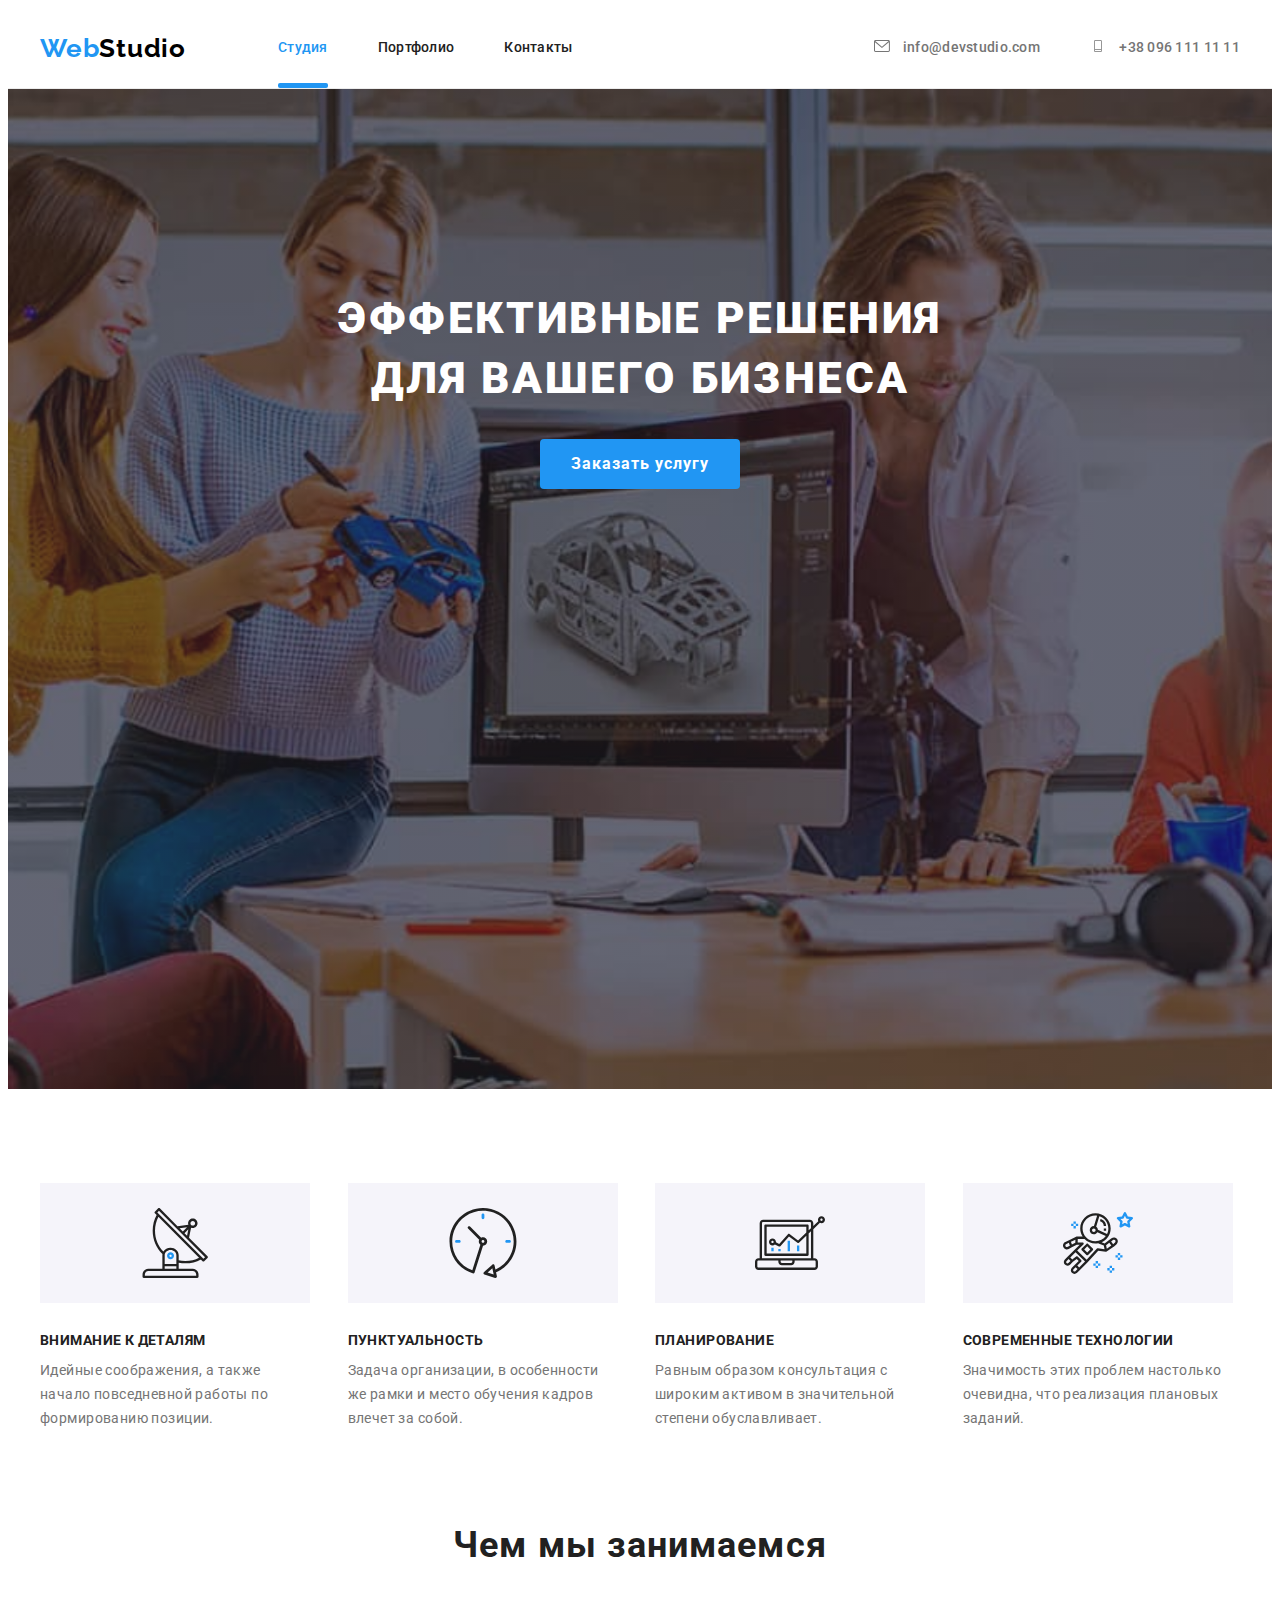
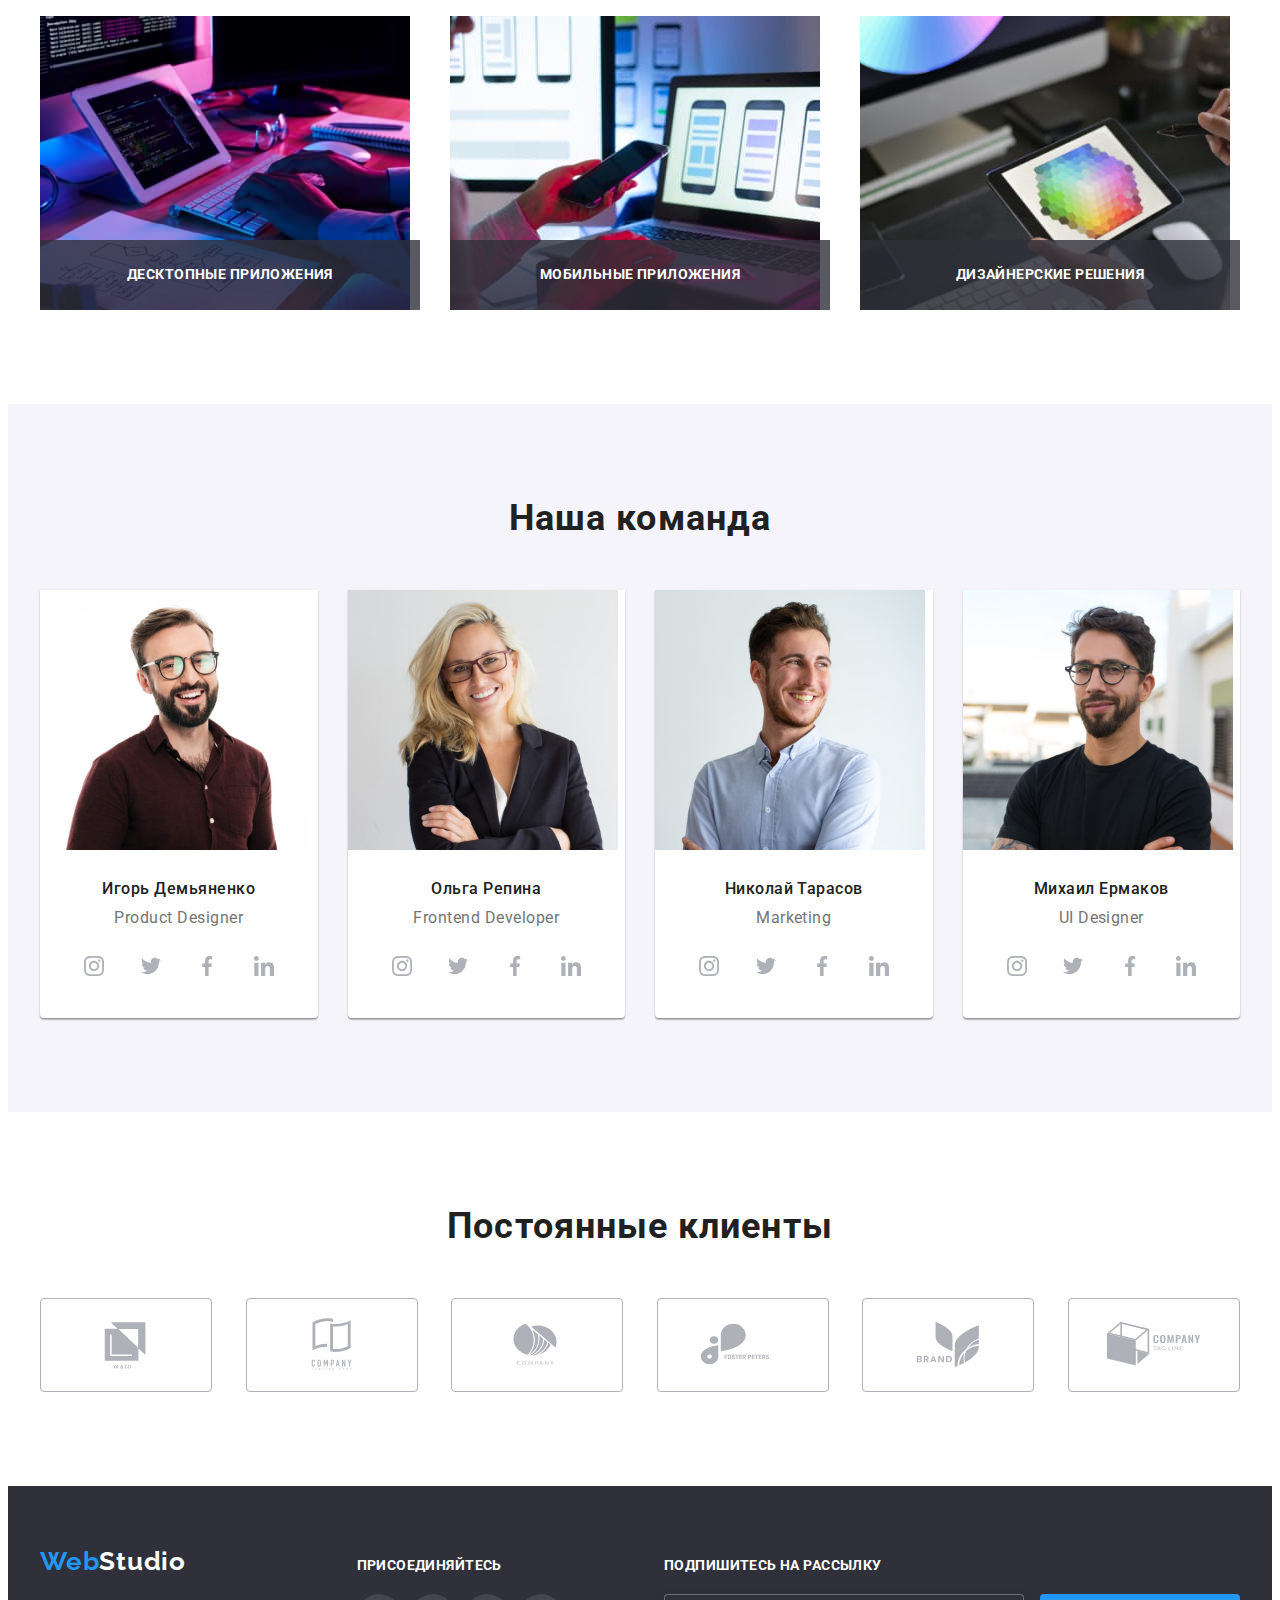
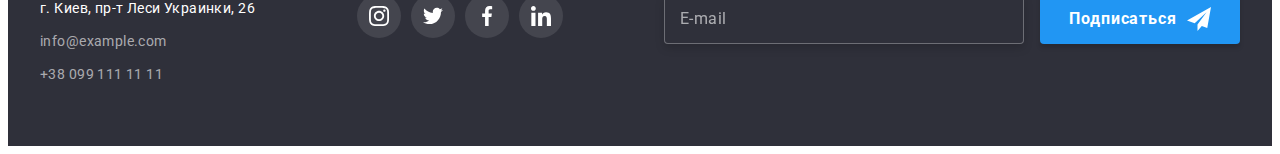
<file: index.html>
<!DOCTYPE html>
<html lang="ru">
  <head>
    <meta charset="UTF-8" />
    <meta http-equiv="X-UA-Compatible" content="IE=edge" />
    <meta name="viewport" content="width=device-width, initial-scale=1.0" />
    <link rel="preconnect" href="https://fonts.googleapis.com" />
    <link rel="preconnect" href="https://fonts.gstatic.com" crossorigin />
    <link
      href="https://fonts.googleapis.com/css2?family=Raleway:wght@700&family=Roboto:wght@400;500;700;900&display=swap"
      rel="stylesheet"
    />
    <link
      rel="stylesheet"
      href="https://cdnjs.cloudflare.com/ajax/libs/modern-normalize/1.1.0/modern-normalize.min.css"
      integrity="sha512-wpPYUAdjBVSE4KJnH1VR1HeZfpl1ub8YT/NKx4PuQ5NmX2tKuGu6U/JRp5y+Y8XG2tV+wKQpNHVUX03MfMFn9Q=="
      crossorigin="anonymous"
      referrerpolicy="no-referrer"
    />
    <link rel="stylesheet" href="./css/main.min.css">
    <title>WebStudio</title>
  </head>
  <body>
    <!-- Шапка страницы -->
    <header class="header-section">
      <div class="conteiner header-conteiner">
        <nav class="site-nav">
          <a class="logo link" href="./index.html" lang="en"
            >Web<span class="logo--black" lang="en">Studio</span>
          </a>
          <ul class="list site-nav-list">
            <li class="site-nav-list__item">
              <a href="./index.html" class="site-nav-list__link link current">Студия</a>
            </li>
            <li class="site-nav-list__item">
              <a href="./portfolio.html" class="site-nav-list__link link">Портфолио</a>
            </li>
            <li class="site-nav-list__item"><a href="" class="site-nav-list__link link">Контакты</a></li>
          </ul>
        </nav>
        <!-- Емейл и телефон -->
        <a href="mailto:info@devstudio.com" class="contacts link">
          <svg class="contacts__icon" width="16" height="12">
            <use href="./images/icons.svg#icon-header-letter"></use>
          </svg>
          info@devstudio.com
        </a>
        <a href="tel:+380961111111" class="contacts link">
          <svg class="contacts__icon" width="16" height="12">
            <use href="./images/icons.svg#icon-header-phone"></use>
          </svg>
          +38 096 111 11 11
        </a>
      </div>
    </header>

    <!-- Баннер -->
    <section class="hero">
      <h1 class="hero__title">
        Эффективные решения <br />
        для вашего бизнеса
      </h1>
      <button type="button" class="hero__button" data-modal-open>Заказать услугу</button>
    </section>

    <!-- Уникальный контент страницы -->
    <main>
      <!-- Преимущества -->
      <section class="benefits-section section">
        <div class="conteiner">
          <h2 class="visually-hidden">Преимущества</h2>
          <ul class="list benefits-section__list">
            <li class="benefits-section__item">
              <div class="benefits-section__icon-sector">
                <svg class="benefits-section__icon" width="70" height="70">
                  <use href="./images/icons.svg#icon-benefits-antenna"></use>
                </svg>
              </div>
              <h3 class="benefits-section__title">Внимание к деталям</h3>
              <p class="benefits-section__text">
                Идейные соображения, а также начало повседневной работы по формированию позиции.
              </p>
            </li>
            <li class="benefits-section__item">
              <div class="benefits-section__icon-sector">
                <svg class="benefits-section__icon" width="70" height="70">
                  <use href="./images/icons.svg#icon-benefits-clock"></use>
                </svg>
              </div>
              <h3 class="benefits-section__title">Пунктуальность</h3>
              <p class="benefits-section__text">
                Задача организации, в особенности же рамки и место обучения кадров влечет за собой.
              </p>
            </li>
            <li class="benefits-section__item">
              <div class="benefits-section__icon-sector">
                <svg class="benefits-section__icon" width="70" height="70">
                  <use href="./images/icons.svg#icon-benefits-diagram"></use>
                </svg>
              </div>
              <h3 class="benefits-section__title">Планирование</h3>
              <p class="benefits-section__text">
                Равным образом консультация с широким активом в значительной степени обуславливает.
              </p>
            </li>
            <li class="benefits-section__item">
              <div class="benefits-section__icon-sector">
                <svg class="benefits-section__icon" width="70" height="70">
                  <use href="./images/icons.svg#icon-benefits-astronaut"></use>
                </svg>
              </div>
              <h3 class="benefits-section__title">Современные технологии</h3>
              <p class="benefits-section__text">
                Значимость этих проблем настолько очевидна, что реализация плановых заданий.
              </p>
            </li>
          </ul>
        </div>
      </section>
      <!-- Чем мы занимаемся -->
      <section class="about-us-section section">
        <div class="conteiner">
          <h2 class="about-us-section__title">Чем мы занимаемся</h2>
          <ul class="list about-us-section__list">
            <li class="about-us-section__item">
              <img
                src="./images/main-page/about-us-1.jpg"
                alt="человек программирует за компьютером"
                width="370"
              />
              <p class="about-us-section__text">Десктопные приложения</p>
            </li>
            <li class="about-us-section__item">
              <img
                src="./images/main-page/about-us-2.jpg"
                alt="человек работает за ноутбуком с телефоном"
                width="370"
              />
              <p class="about-us-section__text">Мобильные приложения</p>
            </li>
            <li class="about-us-section__item">
              <img
                src="./images/main-page/about-us-3.jpg"
                alt="человек рассматривает цветовую палитру на планшете"
                width="370"
              />
              <p class="about-us-section__text">Дизайнерские решения</p>
            </li>
          </ul>
        </div>
      </section>
      <!-- Наша команда -->
      <section class="our-team-section section">
        <div class="conteiner">
          <h2 class="our-team-section__title">Наша команда</h2>
          <ul class="list our-team-section-list">
            <li class="member-card">
              <img
                src="./images/main-page/komanda1.jpg"
                alt="мужчина в коричневой рубашке и очках"
                width="270"
              />
              <div class="member-card-information">
                <h3 class="our-team-member-name">Игорь Демьяненко</h3>
                <p class="our-team-position" lang="en">Product Designer</p>
                <ul class="social-list list">
                  <li class="social-list-item">
                    <a class="social-list-link" href="">
                      <svg class="social-list-icon" width="20" height="20">
                        <use href="./images/icons.svg#icon-instagram"></use>
                      </svg>
                    </a>
                  </li>
                  <li class="social-list-item">
                    <a class="social-list-link" href="">
                      <svg class="social-list-icon" width="20" height="20">
                        <use href="./images/icons.svg#icon-twitter"></use>
                      </svg>
                    </a>
                  </li>
                  <li class="social-list-item">
                    <a class="social-list-link" href="">
                      <svg class="social-list-icon" width="20" height="20">
                        <use href="./images/icons.svg#icon-facebook"></use>
                      </svg>
                    </a>
                  </li>
                  <li class="social-list-item">
                    <a class="social-list-link" href="">
                      <svg class="social-list-icon" width="20" height="20">
                        <use href="./images/icons.svg#icon-linkedin"></use>
                      </svg>
                    </a>
                  </li>
                </ul>
              </div>
            </li>
            <li class="member-card">
              <img
                src="./images/main-page/komanda2.jpg"
                alt="женщина в черном пиджаке и очках"
                width="270"
              />
              <div class="member-card-information">
                <h3 class="our-team-member-name">Ольга Репина</h3>
                <p class="our-team-position" lang="en">Frontend Developer</p>
                <ul class="social-list list">
                  <li class="social-list-item">
                    <a class="social-list-link" href="">
                      <svg class="social-list-icon" width="20" height="20">
                        <use href="./images/icons.svg#icon-instagram"></use>
                      </svg>
                    </a>
                  </li>
                  <li class="social-list-item">
                    <a class="social-list-link" href="">
                      <svg class="social-list-icon" width="20" height="20">
                        <use href="./images/icons.svg#icon-twitter"></use>
                      </svg>
                    </a>
                  </li>
                  <li class="social-list-item">
                    <a class="social-list-link" href="">
                      <svg class="social-list-icon" width="20" height="20">
                        <use href="./images/icons.svg#icon-facebook"></use>
                      </svg>
                    </a>
                  </li>
                  <li class="social-list-item">
                    <a class="social-list-link" href="">
                      <svg class="social-list-icon" width="20" height="20">
                        <use href="./images/icons.svg#icon-linkedin"></use>
                      </svg>
                    </a>
                  </li>
                </ul>
              </div>
            </li>
            <li class="member-card">
              <img
                src="./images/main-page/komanda3.jpg"
                alt="мужчина в белой рубашке"
                width="270"
              />
              <div class="member-card-information">
                <h3 class="our-team-member-name">Николай Тарасов</h3>
                <p class="our-team-position" lang="en">Marketing</p>
                <ul class="social-list list">
                  <li class="social-list-item">
                    <a class="social-list-link" href="">
                      <svg class="social-list-icon" width="20" height="20">
                        <use href="./images/icons.svg#icon-instagram"></use>
                      </svg>
                    </a>
                  </li>
                  <li class="social-list-item">
                    <a class="social-list-link" href="">
                      <svg class="social-list-icon" width="20" height="20">
                        <use href="./images/icons.svg#icon-twitter"></use>
                      </svg>
                    </a>
                  </li>
                  <li class="social-list-item">
                    <a class="social-list-link" href="">
                      <svg class="social-list-icon" width="20" height="20">
                        <use href="./images/icons.svg#icon-facebook"></use>
                      </svg>
                    </a>
                  </li>
                  <li class="social-list-item">
                    <a class="social-list-link" href="">
                      <svg class="social-list-icon" width="20" height="20">
                        <use href="./images/icons.svg#icon-linkedin"></use>
                      </svg>
                    </a>
                  </li>
                </ul>
              </div>
            </li>
            <li class="member-card">
              <img
                src="./images/main-page/komanda4.jpg"
                alt="мужчина в черной футболке"
                width="270"
              />
              <div class="member-card-information">
                <h3 class="our-team-member-name">Михаил Ермаков</h3>
                <p class="our-team-position" lang="en">UI Designer</p>
                <ul class="social-list list">
                  <li class="social-list-item">
                    <a class="social-list-link" href="">
                      <svg class="social-list-icon" width="20" height="20">
                        <use href="./images/icons.svg#icon-instagram"></use>
                      </svg>
                    </a>
                  </li>
                  <li class="social-list-item">
                    <a class="social-list-link" href="">
                      <svg class="social-list-icon" width="20" height="20">
                        <use href="./images/icons.svg#icon-twitter"></use>
                      </svg>
                    </a>
                  </li>
                  <li class="social-list-item">
                    <a class="social-list-link" href="">
                      <svg class="social-list-icon" width="20" height="20">
                        <use href="./images/icons.svg#icon-facebook"></use>
                      </svg>
                    </a>
                  </li>
                  <li class="social-list-item">
                    <a class="social-list-link" href="">
                      <svg class="social-list-icon" width="20" height="20">
                        <use href="./images/icons.svg#icon-linkedin"></use>
                      </svg>
                    </a>
                  </li>
                </ul>
              </div>
            </li>
          </ul>
        </div>
      </section>
      <!-- Наши клиенты -->
      <section class="clients-section section">
        <div class="conteiner">
          <h2 class="clients-section__title">Постоянные клиенты</h2>
          <ul class="clients-section__list list">
            <li class="clients-section__item">
              <a class="clients-section__link" href="">
                <svg class="clients-section__icon" width="106" height="60">
                  <use href="./images/icons.svg#icon-client-logo-1"></use>
                </svg>
              </a>
            </li>
            <li class="clients-section__item">
              <a class="clients-section__link" href="">
                <svg class="clients-section__icon" width="106" height="60">
                  <use href="./images/icons.svg#icon-client-logo-2"></use>
                </svg>
              </a>
            </li>
            <li class="clients-section__item">
              <a class="clients-section__link" href="">
                <svg class="clients-section__icon" width="106" height="60">
                  <use href="./images/icons.svg#icon-client-logo-3"></use>
                </svg>
              </a>
            </li>
            <li class="clients-section__item">
              <a class="clients-section__link" href="">
                <svg class="clients-section__icon" width="106" height="60">
                  <use href="./images/icons.svg#icon-client-logo-4"></use>
                </svg>
              </a>
            </li>
            <li class="clients-section__item">
              <a class="clients-section__link" href="">
                <svg class="clients-section__icon" width="106" height="60">
                  <use href="./images/icons.svg#icon-client-logo-5"></use>
                </svg>
              </a>
            </li>
            <li class="clients-section__item">
              <a class="clients-section__link" href="">
                <svg class="clients-section__icon" width="106" height="60">
                  <use href="./images/icons.svg#icon-client-logo-6"></use>
                </svg>
              </a>
            </li>
          </ul>
        </div>
      </section>
    </main>

    <!-- Подвал -->
    <footer class="footer">
      <div class="footer-conteiner conteiner">
        <div class="footer-address-block">
          <a href="./index.html" class="logo link" lang="en"
            >Web<span class="logo--white" lang="en">Studio</span>
          </a>
          <address>
            <ul class="list">
              <li class="footer-list-item">
                <a href="https://goo.gl/maps/PEtUD6FRup9HMeJw8" class="address-footer link"
                  >г. Киев, пр-т Леси Украинки, 26
                </a>
              </li>
              <li class="footer-list-item">
                <a href="mailto:info@example.com" class="contacts-footer link">info@example.com</a>
              </li>
              <li class="footer-list-item">
                <a href="tel:+380991111111" class="contacts-footer link">+38 099 111 11 11</a>
              </li>
            </ul>
          </address>
        </div>
        <div class="connect-us-block">
          <h3 class="connect-us">присоединяйтесь</h3>
          <ul class="connect-social-list list">
            <li class="connect-social-list-item">
              <a class="connect-social-list-link" href="">
                <svg class="connect-social-list-icon" width="20" height="20">
                  <use href="./images/icons.svg#icon-instagram"></use>
                </svg>
              </a>
            </li>
            <li class="connect-social-list-item">
              <a class="connect-social-list-link" href="">
                <svg class="connect-social-list-icon" width="20" height="20">
                  <use href="./images/icons.svg#icon-twitter"></use>
                </svg>
              </a>
            </li>
            <li class="connect-social-list-item">
              <a class="connect-social-list-link" href="">
                <svg class="connect-social-list-icon" width="20" height="20">
                  <use href="./images/icons.svg#icon-facebook"></use>
                </svg>
              </a>
            </li>
            <li class="connect-social-list-item">
              <a class="connect-social-list-link" href="">
                <svg class="connect-social-list-icon" width="20" height="20">
                  <use href="./images/icons.svg#icon-linkedin"></use>
                </svg>
              </a>
            </li>
          </ul>
        </div>
        <div class="footer-subscription">
          <p class="footer-sub-title">Подпишитесь на рассылку</p>
          <form class="footer-sub-form">
            <input name="email" type="email" class="footer-email-sub" placeholder="E-mail" />
            <button type="submit" class="sub-btn">
              Подписаться
              <svg class="sub-icon">
                <use href="./images/icons.svg#icon-sub-btn"></use>
              </svg>
            </button>
          </form>
        </div>
      </div>
    </footer>

    <!-- Бэкдроп -->
    <div class="backdrop is-hidden" data-modal>
      <div class="modal">
        <button type="button" class="modal-close-btn" data-modal-close>
          <svg class="modal-close-icon">
            <use href="./images/icons.svg#icon-close-btn"></use>
          </svg>
        </button>

        <form class="contact-form">
          <p class="contact-form-name">Оставьте свои данные, мы вам перезвоним</p>
          <label class="contact-form-field">
            <span class="contact-form-field-text">Имя</span>
            <span class="contact-form-input-wrapper">
              <input name="user-name" class="contact-form-input" type="text" />
              <svg class="contact-form-icon">
                <use href="./images/icons.svg#icon-name"></use>
              </svg>
            </span>
          </label>
          <label class="contact-form-field">
            <span class="contact-form-field-text">Телефон</span>
            <span class="contact-form-input-wrapper">
              <input name="user-phone" class="contact-form-input" type="tel" />
              <svg class="contact-form-icon">
                <use href="./images/icons.svg#icon-phone"></use>
              </svg>
            </span>
          </label>

          <label class="contact-form-field">
            <span class="contact-form-field-text">Почта</span>
            <span class="contact-form-input-wrapper">
              <input name="user-mail" class="contact-form-input" type="email" />
              <svg class="contact-form-icon">
                <use href="./images/icons.svg#icon-email"></use>
              </svg>
            </span>
          </label>

          <label class="contact-form-field">
            <span class="contact-form-field-text">Комментарий</span>
            <textarea
              name="user-massege"
              class="contacts-form-messege"
              placeholder="Введите текст"
            ></textarea>
          </label>

          <div class="contact-form-checkbox-wrapper">
            <input
              name="accept-policy"
              type="checkbox"
              class="contact-form-checkbox visually-hidden"
              required
              id="policy-checkbox"
            />
            <label for="policy-checkbox" class="contact-form-checkbox-label">
              Соглашаюсь с рассылкой и принимаю
              <a class="policy-link" href="">Условия договора</a></label
            >
          </div>

          <button type="submit" class="contact-form-submit-btn">Отправить</button>
        </form>
      </div>
    </div>
    <script src="./modal.js"></script>
  </body>
</html>
</file>
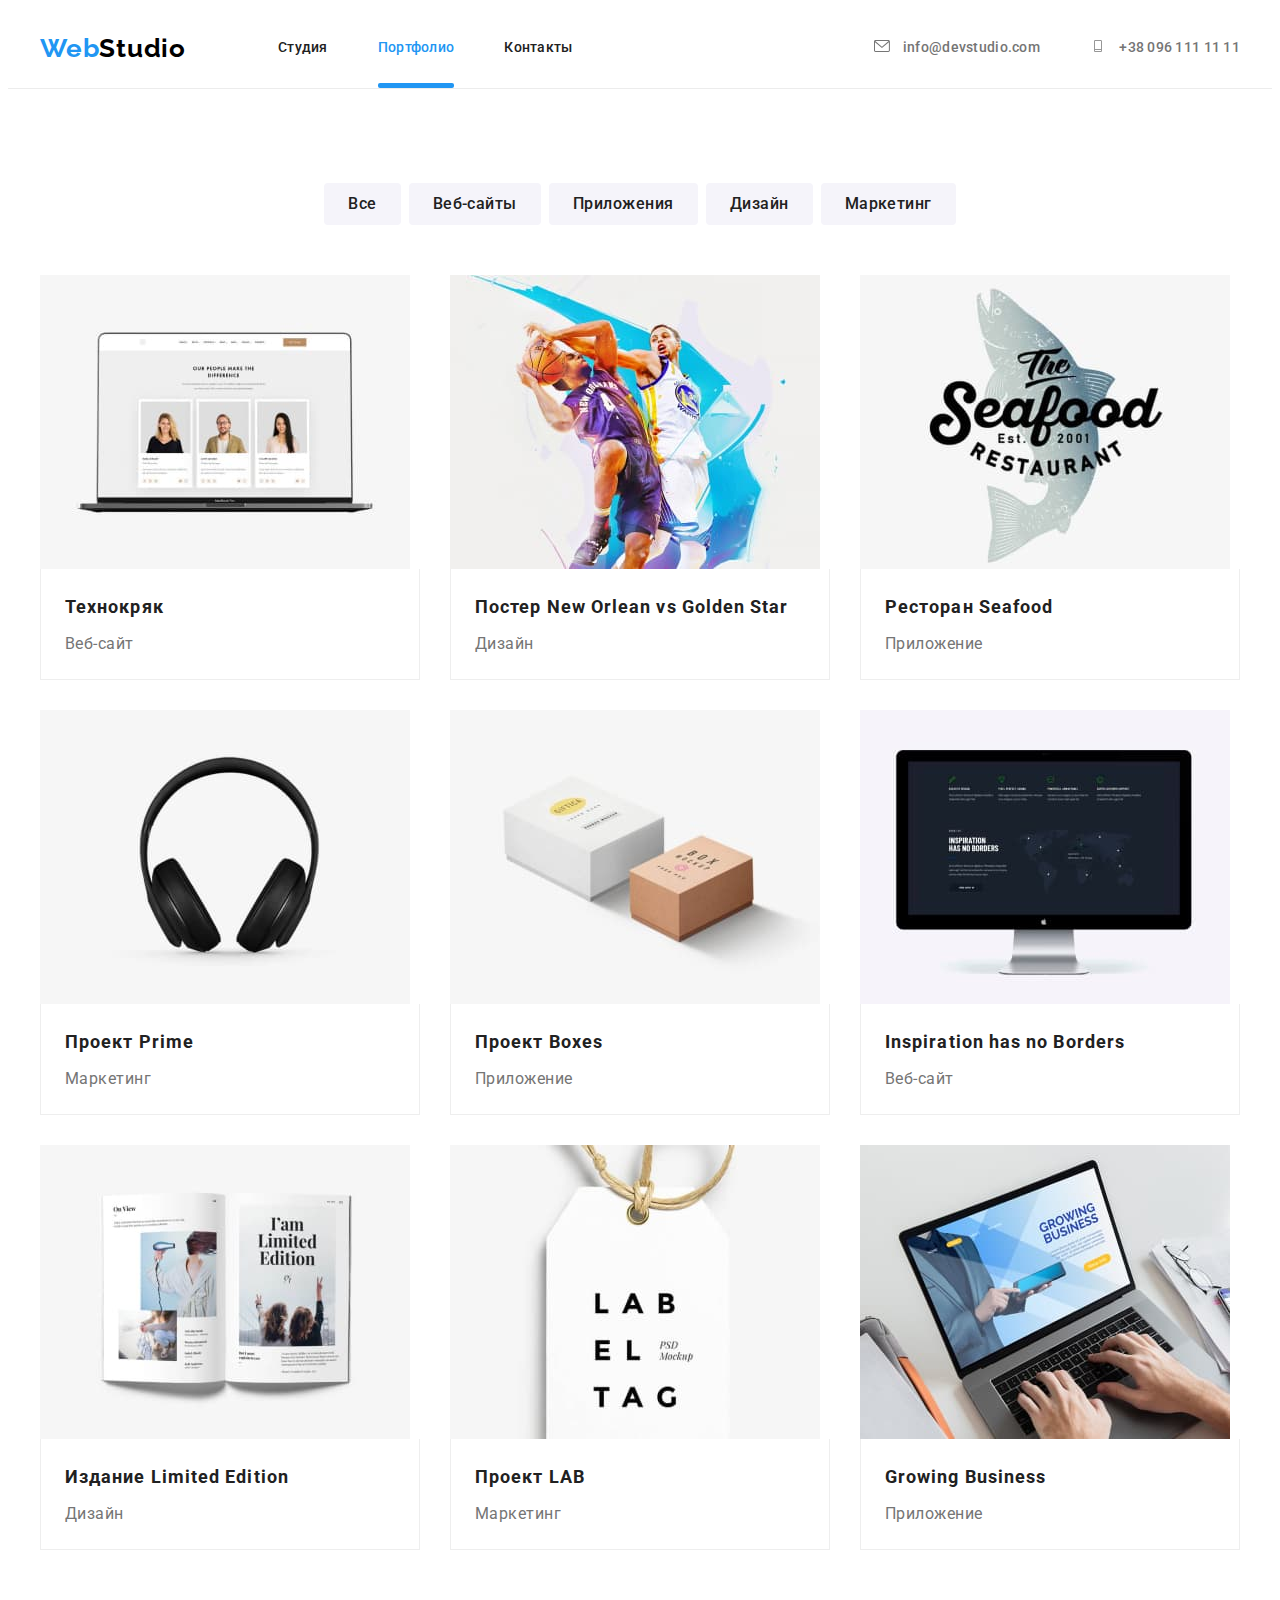
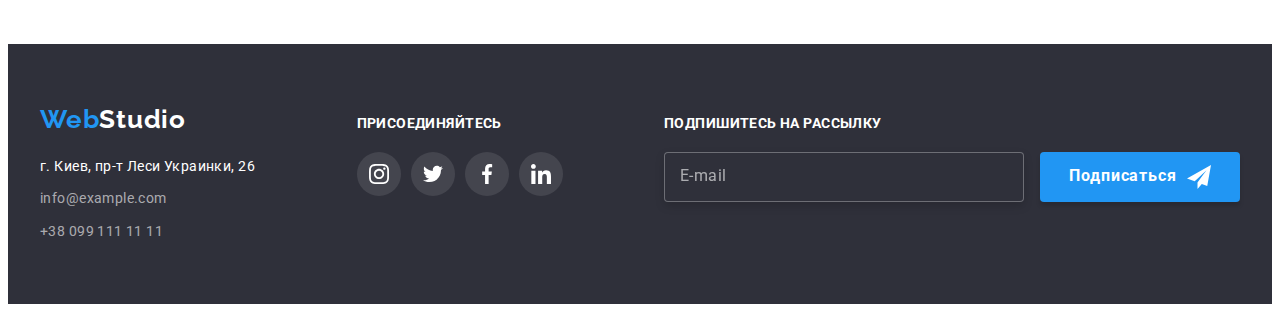
<file: portfolio.html>
<!DOCTYPE html>
<html lang="ru">
  <head>
    <meta charset="UTF-8" />
    <meta http-equiv="X-UA-Compatible" content="IE=edge" />
    <meta name="viewport" content="width=device-width, initial-scale=1.0" />
    <link rel="preconnect" href="https://fonts.googleapis.com" />
    <link rel="preconnect" href="https://fonts.gstatic.com" crossorigin />
    <link
      href="https://fonts.googleapis.com/css2?family=Raleway:wght@700&family=Roboto:wght@400;500;700;900&display=swap"
      rel="stylesheet"
    />
    <link
      rel="stylesheet"
      href="https://cdnjs.cloudflare.com/ajax/libs/modern-normalize/1.1.0/modern-normalize.min.css"
      integrity="sha512-wpPYUAdjBVSE4KJnH1VR1HeZfpl1ub8YT/NKx4PuQ5NmX2tKuGu6U/JRp5y+Y8XG2tV+wKQpNHVUX03MfMFn9Q=="
      crossorigin="anonymous"
      referrerpolicy="no-referrer"
    />
    <link rel="stylesheet" href="./css/main.min.css">
    <title>Portfolio</title>
  </head>
  <body>

    <!-- Шапка страницы -->
    <header class="header-section">
      <div class="conteiner header-conteiner">
        <nav class="site-nav">
          <a class="logo link" href="./index.html" lang="en">Web<span class="logo--black" lang="en">Studio</span>
          </a>
          <ul class="list site-nav-list">
            <li class="site-nav-list__item">
              <a href="./index.html" class="site-nav-list__link link">Студия</a>
            </li>
            <li class="site-nav-list__item">
              <a href="./portfolio.html" class="site-nav-list__link link current">Портфолио</a>
            </li>
            <li class="site-nav-list__item"><a href="" class="site-nav-list__link link">Контакты</a></li>
          </ul>
        </nav>
        <!-- Емейл и телефон -->
        <a href="mailto:info@devstudio.com" class="contacts link">
          <svg class="contacts__icon" width="16" height="12">
            <use href="./images/icons.svg#icon-header-letter"></use>
          </svg>
          info@devstudio.com
        </a>
        <a href="tel:+380961111111" class="contacts link">
          <svg class="contacts__icon" width="16" height="12">
            <use href="./images/icons.svg#icon-header-phone"></use>
          </svg>
          +38 096 111 11 11
        </a>
      </div>
    </header>

    <!-- Уникальная часть страницы -->
    <main>
      <section class="portfolio-section section">
        <div class="conteiner">
          <h1 class="visually-hidden">Портфолио</h1>
          <!-- Фильтр -->
          <ul class="list button-list">
            <li class="button-list-item">
              <button type="button" class="portfolio-button">Все</button>
            </li>
            <li class="button-list-item">
              <button type="button" class="portfolio-button">Веб-сайты</button>
            </li>
            <li class="button-list-item">
              <button type="button" class="portfolio-button">Приложения</button>
            </li>
            <li class="button-list-item">
              <button type="button" class="portfolio-button">Дизайн</button>
            </li>
            <li class="button-list-item">
              <button type="button" class="portfolio-button">Маркетинг</button>
            </li>
          </ul>
          <!-- Галерея Портфолио -->
          <ul class="list portfolio-list">
            <li class="portfolio-list-item">
              <a class="portfolio-list-link link" href="">
                <div class="portfolio-img">
                  <img
                  src="./images/portfolio-page/img-1.jpg"
                  alt="на экране ноутбука - сайт"
                  width="370"
                  />
                  <p class="portfolio-overlay">Технокряк это современная площадка распространения
                  коронавируса. Компании используют эту платформу для
                  цифрового шпионажа и атак на защищённые сервера конкурентов.</p>
                </div>
                
                <div class="portfolio-information">
                  <h2 class="portfolio-title">Технокряк</h2>
                  <p class="portfolio-text">Веб-сайт</p>
                </div>
              </a>
            </li>
            <li class="portfolio-list-item">
              <a class="portfolio-list-link link" href="">
                <div class="portfolio-img">
                  <img
                    src="./images/portfolio-page/img-2.jpg"
                    alt="Постер - парни играют в баскетбол"
                    width="370"
                  />
                  <p class="portfolio-overlay">Технокряк это современная площадка распространения
                    коронавируса. Компании используют эту платформу для
                    цифрового шпионажа и атак на защищённые сервера конкурентов.</p>
                </div>
                <div class="portfolio-information">
                  <h2 class="portfolio-title">
                    Постер <span lang="en">New Orlean vs Golden Star</span>
                  </h2>
                  <p class="portfolio-text">Дизайн</p>
                </div>
              </a>
            </li>
            <li class="portfolio-list-item">
              <a class="portfolio-list-link link" href="">
                <div class="portfolio-img">
                  <img
                    src="./images/portfolio-page/img-3.jpg"
                    alt="Логотип рыбного ресторана"
                    width="370"
                  />
                  <p class="portfolio-overlay">Технокряк это современная площадка распространения
                    коронавируса. Компании используют эту платформу для
                    цифрового шпионажа и атак на защищённые сервера конкурентов.</p>
                </div>
                <div class="portfolio-information">
                  <h2 class="portfolio-title">Ресторан <span lang="en">Seafood</span></h2>
                  <p class="portfolio-text">Приложение</p>
                </div>
              </a>
            </li>
            <li class="portfolio-list-item">
              <a class="portfolio-list-link link" href="">
                <div class="portfolio-img">
                  <img src="./images/portfolio-page/img-4.jpg" alt="Наушники" width="370" />
                  <p class="portfolio-overlay">Технокряк это современная площадка распространения
                    коронавируса. Компании используют эту платформу для
                    цифрового шпионажа и атак на защищённые сервера конкурентов.</p>
                </div>
                <div class="portfolio-information">
                  <h2 class="portfolio-title">Проект <span lang="en">Prime</span></h2>
                  <p class="portfolio-text">Маркетинг</p>
                </div>
              </a>
            </li>
            <li class="portfolio-list-item">
              <a class="portfolio-list-link link" href="">
                <div class="portfolio-img">
                  <img src="./images/portfolio-page/img-5.jpg" alt="Две коробки" width="370" />
                  <p class="portfolio-overlay">Технокряк это современная площадка распространения
                    коронавируса. Компании используют эту платформу для
                    цифрового шпионажа и атак на защищённые сервера конкурентов.</p>
                </div>
                <div class="portfolio-information">
                  <h2 class="portfolio-title">Проект <span lang="en">Boxes</span></h2>
                  <p class="portfolio-text">Приложение</p>
                </div>
              </a>
            </li>
            <li class="portfolio-list-item">
              <a class="portfolio-list-link link" href="">
                <div class="portfolio-img">
                  <img src="./images/portfolio-page/img-6.jpg" alt="Монитор компьютера" width="370" />
                  <p class="portfolio-overlay">Технокряк это современная площадка распространения
                    коронавируса. Компании используют эту платформу для
                    цифрового шпионажа и атак на защищённые сервера конкурентов.</p>
                </div>
                <div class="portfolio-information">
                  <h2 class="portfolio-title" lang="en">Inspiration has no Borders</h2>
                  <p class="portfolio-text">Веб-сайт</p>
                </div>
              </a>
            </li>
            <li class="portfolio-list-item">
              <a class="portfolio-list-link link" href="">
                <div class="portfolio-img">
                  <img src="./images/portfolio-page/img-7.jpg" alt="Открытая книга" width="370" />
                  <p class="portfolio-overlay">Технокряк это современная площадка распространения
                    коронавируса. Компании используют эту платформу для
                    цифрового шпионажа и атак на защищённые сервера конкурентов.</p>
                </div>
                <div class="portfolio-information">
                  <h2 class="portfolio-title">Издание <span lang="en">Limited Edition</span></h2>
                  <p class="portfolio-text">Дизайн</p>
                </div>
              </a>
            </li>
            <li class="portfolio-list-item">
              <a class="portfolio-list-link link" href="">
                <div class="portfolio-img">
                  <img src="./images/portfolio-page/img-8.jpg" alt="Бирка" width="370" />
                  <p class="portfolio-overlay">Технокряк это современная площадка распространения
                    коронавируса. Компании используют эту платформу для
                    цифрового шпионажа и атак на защищённые сервера конкурентов.</p>
                </div>
                <div class="portfolio-information">
                  <h2 class="portfolio-title">Проект <span lang="en">LAB</span></h2>
                  <p class="portfolio-text">Маркетинг</p>
                </div>
              </a>
            </li>
            <li class="portfolio-list-item">
              <a class="portfolio-list-link link" href="">
                <div class="portfolio-img">
                  <img
                    src="./images/portfolio-page/img-9.jpg"
                    alt="Человек работает за ноутбуком"
                    width="370"
                  />
                  <p class="portfolio-overlay">Технокряк это современная площадка распространения
                    коронавируса. Компании используют эту платформу для
                    цифрового шпионажа и атак на защищённые сервера конкурентов.</p>
                </div>
                <div class="portfolio-information">
                  <h2 class="portfolio-title" lang="en">Growing Business</h2>
                  <p class="portfolio-text">Приложение</p>
                </div>
              </a>
            </li>
          </ul>
        </div>
      </section>
    </main>
    <!-- Подвал -->
    <footer class="footer">
      <div class="footer-conteiner conteiner">
        <div class="footer-address-block">
          <a href="./index.html" class="logo link" lang="en">Web<span class="logo--white" lang="en">Studio</span>
          </a>
          <address>
            <ul class="list">
              <li class="footer-list-item">
                <a href="https://goo.gl/maps/PEtUD6FRup9HMeJw8" class="address-footer link">г. Киев, пр-т Леси Украинки, 26
                </a>
              </li>
              <li class="footer-list-item">
                <a href="mailto:info@example.com" class="contacts-footer link">info@example.com</a>
              </li>
              <li class="footer-list-item">
                <a href="tel:+380991111111" class="contacts-footer link">+38 099 111 11 11</a>
              </li>
            </ul>
          </address>
        </div>
        <div class="connect-us-block">
          <h3 class="connect-us">присоединяйтесь</h3>
          <ul class="connect-social-list list">
            <li class="connect-social-list-item">
              <a class="connect-social-list-link" href="">
                <svg class="connect-social-list-icon" width="20" height="20">
                  <use href="./images/icons.svg#icon-instagram"></use>
                </svg>
              </a>
            </li>
            <li class="connect-social-list-item">
              <a class="connect-social-list-link" href="">
                <svg class="connect-social-list-icon" width="20" height="20">
                  <use href="./images/icons.svg#icon-twitter"></use>
                </svg>
              </a>
            </li>
            <li class="connect-social-list-item">
              <a class="connect-social-list-link" href="">
                <svg class="connect-social-list-icon" width="20" height="20">
                  <use href="./images/icons.svg#icon-facebook"></use>
                </svg>
              </a>
            </li>
            <li class="connect-social-list-item">
              <a class="connect-social-list-link" href="">
                <svg class="connect-social-list-icon" width="20" height="20">
                  <use href="./images/icons.svg#icon-linkedin"></use>
                </svg>
              </a>
            </li>
          </ul>
        </div>
        <div class="footer-subscription">
          <p class="footer-sub-title">Подпишитесь на рассылку</p>
          <form class="footer-sub-form">
            <input name="email" type="email" class="footer-email-sub" placeholder="E-mail" />
            <button type="submit" class="sub-btn">
              Подписаться
              <svg class="sub-icon">
                <use href="./images/icons.svg#icon-sub-btn"></use>
              </svg>
            </button>
          </form>
        </div>
      </div>
    </footer>
  </body>
</html>
</file>
<file: css/main.min.css>
:root{--primary-font-family: Roboto, sans-serif;--secondary-font-family: Raleway, sans-serif;--accent: #2196f3;--secondary-blue-accent: #188ce8;--secondary-black-accent: #000000;--secondary-white-accent: #ffffff;--primary-text-color: #212121;--secondary-text-color: #757575;--secondary-text-color-alfa: rgba(255, 255, 255, 0.6);--header-background-color: #ffffff;--secondary-background-color: #2f303a;--our-team-background-color: #f5f4fa}.visually-hidden{position:absolute;width:1px;height:1px;margin:-1px;padding:0;overflow:hidden;border:0;clip:rect(0 0 0 0)}body{color:var(--primary-text-color);font-family:var(--primary-font-family);background-color:var(--header-background-color)}.list{list-style:none}.link{text-decoration:none}h1,h2,h3,h4,p{margin-top:0;margin-bottom:0}ul,ol{margin-top:0;margin-bottom:0;padding-left:0}img{display:block;max-width:100%;height:auto}.section{padding-top:94px;padding-bottom:94px}.conteiner{width:1200px;margin-left:auto;margin-right:auto;padding-left:15px;padding-right:15px}.logo{font-family:var(--secondary-font-family);font-weight:700;font-size:26px;line-height:1.19;letter-spacing:0.03em;color:var(--accent)}.footer-address-block>.logo{padding-bottom:20px;display:block}.logo--black{color:var(--secondary-black-accent);margin-right:92px}.logo--white{color:var(--secondary-white-accent)}.header-section{background-color:var(--header-background-color);border-bottom:1px solid #ececec}.header-conteiner{display:flex;align-items:center}.site-nav{display:flex;align-items:center}.site-nav-list{display:flex}.site-nav-list__link,.contacts{display:block;padding-top:32px;padding-bottom:32px;font-weight:500;font-size:14px;line-height:1.14;letter-spacing:0.02em}.site-nav-list__link{color:var(--primary-text-color);transition:color 250ms cubic-bezier(0.4, 0, 0.2, 1)}.site-nav-list__link:hover,.site-nav-list__link:focus{color:var(--accent)}.site-nav-list__link.current{color:var(--accent);position:relative}.site-nav-list__link.current::after{content:" ";position:absolute;left:0;bottom:0;display:block;width:100%;height:5px;background-color:var(--accent);border-radius:2px}.site-nav-list__item:not(:last-child){margin-right:50px}.contacts:not(:last-child){margin-left:auto;margin-right:50px}.contacts{color:var(--secondary-text-color);transition:color 250ms cubic-bezier(0.4, 0, 0.2, 1)}.contacts:hover,.contacts:focus{color:var(--accent)}.contacts__icon{margin-right:10px;fill:var(--secondary-text-color);transition:fill 250ms cubic-bezier(0.4, 0, 0.2, 1)}.contacts:hover .contacts__icon,.contacts:focus .contacts__icon{fill:var(--accent)}.hero{max-width:1600px;min-height:600px;padding-top:200px;padding-bottom:200px;margin-left:auto;margin-right:auto;background-color:var(--secondary-background-color);text-align:center;background-image:linear-gradient(to right, rgba(47,48,58,0.4), rgba(47,48,58,0.4)),url("../images/hero-banner.jpg");background-repeat:no-repeat;background-position:center;background-size:cover}.hero__title{margin-bottom:30px;color:var(--secondary-white-accent);font-weight:900;font-size:44px;line-height:1.36;letter-spacing:0.06em;text-transform:uppercase}.hero__button{min-width:200px;min-height:50px;padding:8px 28px;border:none;border-radius:4px;color:var(--secondary-white-accent);background-color:var(--accent);transition:background-color 250ms cubic-bezier(0.4, 0, 0.2, 1);font-family:inherit;font-weight:700;font-size:16px;line-height:1.87;letter-spacing:0.06em;cursor:pointer}.hero__button:hover,.hero__button:focus{background-color:var(--secondary-blue-accent)}.benefits-section__list{display:flex;margin-right:-30px}.benefits-section__item{min-width:270px;min-height:101px;margin-right:30px;flex-basis:calc((100% - 120px) / 4)}.benefits-section__title{margin-bottom:10px;font-weight:700;font-size:14px;line-height:1.14;letter-spacing:0.03em;text-transform:uppercase}.benefits-section__text{width:270px;color:var(--secondary-text-color);font-weight:400;font-size:14px;line-height:1.71;letter-spacing:0.03em}.benefits-section__icon-sector{display:flex;align-items:center;justify-content:center;margin-bottom:30px;width:270px;height:120px;background-color:var(--our-team-background-color)}.about-us-section{padding-top:0}.about-us-section__list{display:flex;margin-left:-30px}.about-us-section__title,.our-team-section__title,.clients-section__title{margin-bottom:50px;font-weight:700;font-size:36px;line-height:1.16;text-align:center;letter-spacing:0.03em}.about-us-section__item{margin-left:30px;flex-basis:calc((100% - 90px) / 3);position:relative}.about-us-section__text{position:absolute;bottom:0px;width:100%;height:70px;display:flex;text-align:center;align-items:center;justify-content:center;font-weight:700;font-size:14px;line-height:1.14;text-align:center;letter-spacing:0.03em;text-transform:uppercase;background-color:rgba(47,48,58,0.8);color:var(--header-background-color)}.our-team-section{background-color:var(--our-team-background-color)}.our-team-section-list{display:flex;margin-left:-30px}.member-card{background-color:var(--header-background-color);margin-left:30px;flex-basis:calc((100% - 120px) / 4);box-shadow:0px 1px 3px rgba(0,0,0,0.12),0px 1px 1px rgba(0,0,0,0.14),0px 2px 1px rgba(0,0,0,0.2);border-radius:0px 0px 4px 4px}.member-card-information{padding:30px 32px}.our-team-member-name{margin-bottom:10px;font-weight:500;font-size:16px;line-height:1.18;text-align:center;letter-spacing:0.03em}.our-team-position{margin-bottom:16px;color:var(--secondary-text-color);font-size:16px;line-height:1.18;text-align:center;letter-spacing:0.03em}.social-list{display:flex;justify-content:space-between}.social-list-icon{fill:#afb1b8;transition:fill 250ms cubic-bezier(0.4, 0, 0.2, 1)}.social-list-link:hover .social-list-icon,.social-list-link:focus .social-list-icon{fill:var(--secondary-white-accent)}.social-list-link{display:flex;align-items:center;justify-content:center;width:44px;height:44px;border-radius:50%;transition:background-color 250ms cubic-bezier(0.4, 0, 0.2, 1)}.social-list-link:hover,.social-list-link:focus{background-color:var(--accent)}.clients-section__list{display:flex;justify-content:space-between}.clients-section__link{display:flex;align-items:center;justify-content:center;border:1px solid #afb1b8;border-radius:4px;width:170px;height:92px;transition:border 250ms cubic-bezier(0.4, 0, 0.2, 1)}.clients-section__link:hover,.clients-section__link:focus{border:1px solid var(--accent)}.clients-section__icon{fill:#afb1b8;transition:fill 250ms cubic-bezier(0.4, 0, 0.2, 1)}.clients-section__link:hover .clients-section__icon,.clients-section__link:focus .clients-section__icon{fill:var(--accent)}.footer{background-color:var(--secondary-background-color);padding-top:60px;padding-bottom:60px}.address-footer,.contacts-footer{color:var(--secondary-white-accent);font-style:normal;font-size:14px;line-height:1.71;letter-spacing:0.03em}.footer-list-item:not(:last-child){margin-bottom:9px}.contacts-footer{color:var(--secondary-text-color-alfa);transition:color 250ms cubic-bezier(0.4, 0, 0.2, 1)}.contacts-footer:hover,.contacts-footer:focus{color:var(--accent)}.footer-conteiner{display:flex;align-items:baseline;justify-content:space-between}.connect-us{margin-bottom:20px;font-weight:700;font-size:14px;line-height:1.14;letter-spacing:0.03em;text-transform:uppercase;color:var(--secondary-white-accent)}.connect-social-list{display:flex;justify-content:space-between}.connect-social-list-item:not(:last-child){margin-right:10px}.connect-social-list-link{display:flex;align-items:center;justify-content:center;width:44px;height:44px;border-radius:50%;background:rgba(255,255,255,0.1);transition:background-color 250ms cubic-bezier(0.4, 0, 0.2, 1)}.connect-social-list-link:hover,.connect-social-list-link:focus{background-color:var(--accent)}.connect-social-list-icon{fill:var(--secondary-white-accent)}.footer-sub-title{font-style:normal;font-weight:700;font-size:14px;line-height:1.14;letter-spacing:0.03em;text-transform:uppercase;color:#FFFFFF;margin-bottom:20px}.footer-email-sub{padding:15px;width:360px;height:50px;border:1px solid rgba(255,255,255,0.3);box-sizing:border-box;filter:drop-shadow(0px 4px 4px rgba(0,0,0,0.15));border-radius:4px;background-color:var(--secondary-background-color);color:#FFFFFF}.footer-email-sub:hover,.footer-email-sub:focus{border:1px solid var(--accent);outline:none}.footer-email-sub::placeholder{font-family:'Roboto';font-style:normal;font-weight:400;font-size:16px;line-height:1.25;letter-spacing:0.03em;color:rgba(255,255,255,0.6);display:flex;align-items:center}.sub-btn{width:200px;height:50px;background-color:var(--accent);box-shadow:0px 4px 4px rgba(0,0,0,0.15);border-radius:4px;border:none;cursor:pointer;font-family:inherit;font-style:normal;font-weight:700;font-size:16px;line-height:1.88;letter-spacing:0.06em;color:#FFFFFF;display:inline-flex;justify-content:center;align-items:center;margin-left:12px}.sub-icon{width:24px;height:24px;fill:var(--header-background-color);margin-left:10px}.button-list{display:flex;justify-content:center}.button-list-item:not(:last-child){margin-right:8px;margin-bottom:50px}.portfolio-button{padding:6px 22px;color:var(--primary-text-color);background-color:var(--our-team-background-color);border-color:transparent;border-radius:4px;font-family:inherit;font-weight:500;font-size:16px;line-height:1.62;text-align:center;letter-spacing:0.03em;cursor:pointer;transition:color 250ms cubic-bezier(0.4, 0, 0.2, 1),background-color 250ms cubic-bezier(0.4, 0, 0.2, 1),box-shadow 250ms cubic-bezier(0.4, 0, 0.2, 1)}.portfolio-button:hover,.portfolio-button:focus{color:var(--secondary-white-accent);background-color:var(--accent);box-shadow:0px 4px 4px rgba(0,0,0,0.25)}.portfolio-list{display:flex;flex-wrap:wrap;margin-left:-30px;margin-top:-30px}.portfolio-list-item{margin-left:30px;margin-top:30px;flex-basis:calc((100% - 90px) / 3)}.portfolio-list-link{display:block;transition:box-shadow 250ms cubic-bezier(0.4, 0, 0.2, 1)}.portfolio-list-link:hover,.portfolio-list-link:focus{box-shadow:0px 4px 4px rgba(0,0,0,0.25)}.portfolio-information{padding:20px 24px;border-right:solid 1px #eeeeee;border-bottom:solid 1px #eeeeee;border-left:solid 1px #eeeeee}.portfolio-title{margin-bottom:4px;color:var(--primary-text-color);font-weight:700;font-size:18px;line-height:2;letter-spacing:0.06em}.portfolio-text{color:var(--secondary-text-color);font-size:16px;line-height:1.87;letter-spacing:0.03em}.portfolio-img{position:relative;overflow:hidden}.portfolio-overlay{position:absolute;top:0;left:0;background-color:rgba(33,150,243,0.9);padding:63px 24px;height:294px;width:370px;font-weight:400;font-size:18px;line-height:1.55;letter-spacing:0.03em;color:var(--header-background-color);transform:translateY(100%);transition:transform 250ms cubic-bezier(0.4, 0, 0.2, 1)}.portfolio-list-link:hover .portfolio-overlay,.portfolio-list-link:focus .portfolio-overlay{transform:translateY(0%)}.backdrop{position:fixed;top:0;left:0;width:100%;height:100%;background-color:rgba(0,0,0,0.2);transition:opacity 250ms cubic-bezier(0.4, 0, 0.2, 1),visibility 250ms cubic-bezier(0.4, 0, 0.2, 1)}.backdrop.is-hidden{opacity:0;visibility:hidden;pointer-events:none}.modal{position:absolute;top:50%;left:50%;transform:translate(-50%, -50%) scale(1);width:530px;height:580px;background-color:#fff;box-shadow:0px 1px 3px rgba(0,0,0,0.12),0px 1px 1px rgba(0,0,0,0.14),0px 2px 1px rgba(0,0,0,0.2);border-radius:4px;padding:40px}.modal-close-btn{position:absolute;top:8px;right:8px;display:flex;justify-content:center;align-items:center;width:30px;height:30px;border-radius:50%;border:1px solid rgba(0,0,0,0.1);box-shadow:0px 1px 3px rgba(0,0,0,0.12);background-color:transparent;padding:6px;cursor:pointer}.modal-close-icon{width:18px;height:18px;fill:var(--secondary-black-accent);transition:fill 250ms cubic-bezier(0.4, 0, 0.2, 1)}.modal-close-icon:hover,.modal-close-icon:focus{fill:var(--accent)}.contact-form-name{font-style:normal;font-weight:700;font-size:20px;line-height:1.15;text-align:center;letter-spacing:0.03em;color:var(--primary-text-color);margin-bottom:12px}.contact-form-field{display:block;margin-bottom:10px}.contact-form-input{width:100%;height:40px;padding-left:42px;border:1px solid rgba(33,33,33,0.2);border-radius:4px;transition:border-color 250ms cubic-bezier(0.4, 0, 0.2, 1)}.contact-form-input:focus{outline:none;border-color:var(--accent)}.contact-form-icon{position:absolute;top:50%;left:12px;transform:translateY(-50%);display:block;width:18px;height:18px;fill:var(--primary-text-color);transition:fill 250ms cubic-bezier(0.4, 0, 0.2, 1)}.contact-form-input:focus+.contact-form-icon{fill:var(--accent)}.contact-form-field-text{color:var(--secondary-text-color);font-style:normal;font-weight:400;font-size:12px;line-height:1.17;letter-spacing:0.01em}.contact-form-input-wrapper{position:relative;display:block;margin-top:4px;margin-bottom:10px}.contacts-form-messege{width:100%;height:100px;padding:12px 16px;margin-top:4px;resize:none;border:1px solid rgba(33,33,33,0.2);border-radius:4px;transition:border-color 250ms cubic-bezier(0.4, 0, 0.2, 1)}.contacts-form-messege:focus{outline:none;border-color:var(--accent)}.contacts-form-messege::placeholder{font-style:normal;font-weight:400;font-size:12px;line-height:1.16;letter-spacing:0.01em;text-align:left;color:rgba(117,117,117,0.5)}.contact-form-checkbox-label{display:flex;align-items:center;font-size:14px;font-weight:400;line-height:1.71;letter-spacing:0.03em;text-align:left;color:#757575}.contact-form-checkbox-label::before{display:inline-block;margin-right:8px;content:' ';width:16px;height:15px;border:1px solid #212121;border-radius:4px;cursor:pointer}.contact-form-checkbox:checked+.contact-form-checkbox-label::before{background-image:url("../images/icon-check.svg ");background-position:center;background-origin:border-box;background-repeat:no-repeat;border:none}.contact-form-checkbox-wrapper{margin-top:20px;margin-bottom:30px;text-align:center}.policy-link{color:var(--accent);margin-left:5px}.contact-form-submit-btn{margin-bottom:40px;min-width:200px;min-height:50px;padding:10px 56px;font-family:inherit;font-style:normal;font-weight:700;font-size:16px;line-height:1.88;letter-spacing:0.06em;color:var(--header-background-color);background-color:var(--accent);box-shadow:0px 4px 4px rgba(0,0,0,0.15);border-radius:4px;border:none;cursor:pointer;display:block;margin:0 auto;transition:background-color 250ms cubic-bezier(0.4, 0, 0.2, 1)}.contact-form-submit-btn:hover,.contact-form-submit-btn:focus{background-color:var(--secondary-blue-accent)}
/*# sourceMappingURL=main.min.css.map */
</file>
